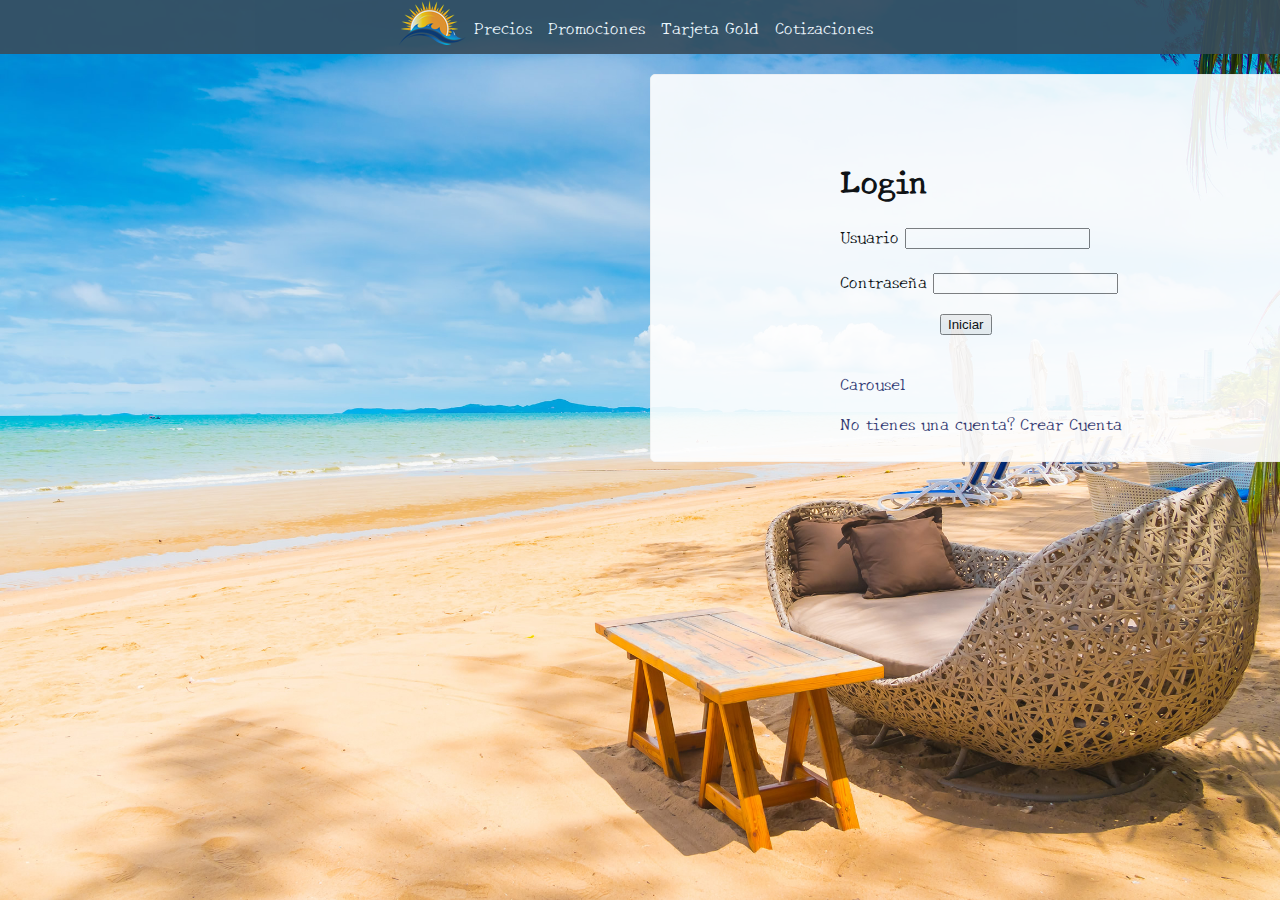
<file: index.html>
<!DOCTYPE html>
<html>
<head>
	<title>Formulario</title>
	<meta charset="utf-8">
	<meta name="viewport" content="width=device-width, initial-scale=1.0">
	<link rel="stylesheet" type="text/css" href="css/style.css">
	<link rel="preconnect" href="https://fonts.gstatic.com">
    <link href="https://fonts.googleapis.com/css2?family=New+Tegomin&display=swap" rel="stylesheet">
    <link href="https://cdn.jsdelivr.net/npm/bootstrap@5.0.0-beta3/dist/css/bootstrap.min.css" rel="stylesheet" integrity="sha384-eOJMYsd53ii+scO/bJGFsiCZc+5NDVN2yr8+0RDqr0Ql0h+rP48ckxlpbzKgwra6" crossorigin="anonymous">
     <script src="js/scripts.js"></script>
</head>
<body>
	<header>
		<div class="menu-contenedor">
			<img src="img/logotipo.png">
			<a href="#">Precios</a>
			<a href="#">Promociones</a>
			<a href="#">Tarjeta Gold</a>
			<a href="#">Cotizaciones</a>
		</div>
	</header>
		 <div class="contenedor">
        <form class="contenedor-form" id="login">
            <h1 class="form__title">Login</h1>
            <div class="form__message form__message--error"></div>
            	<div class="form-group">
				   <label for="nombre">Usuario</label>
				    <input type="text" name="nombre" id="nombre"   required class="form-control">
				</div>
           		<div class="form-group">
					<label for="contrasena">Contraseña</label>
					<input type="password" name="contrasena" id="contrasena"required
					class="form-control">
				</div>
            <a href="https://mateogarcia2001.github.io/Formularios/"><button type="submit" class="btn btn-success" id="linkCreateAccount">Iniciar</button></a>
            <p class="form__text">
               <a href="carousel.html" class="form__link">Carousel</a>
            </p>
            <p class="form__text">
                <a class="form__link" id="linkCreateAccount">No tienes una cuenta? Crear Cuenta</a>
            </p>
        </form>
        <form class="contenedor--form" id="createAccount">
            <div class="form__message form__message--error"></div>
            <div class="form-group">
				    <label for="nombre">Nombre Completo</label>
				    <input type="text" name="nombre" id="nombre"   required class="form-control">
				</div>
				<div class="form-group">
					<label for="celular">Nùmero de celular</label>
					<input type="text" name="celular" id="celular"required
					class="form-control">
				</div>
            <div class="form-group">
					<label for="email">Correo Electronico</label>
					<input type="email" name="email" id="email"required class="form-control">
				</div>
            <div class="form-group">
					<label for="presupuesto">Seleccione su presupuesto 
					</label>
					<select name="preusupuesto" id="presupuesto" class="form-control">
						<option>Menos de $1.000.000</option>
						<option>entre $1.000.000 y 3.000.000</option>
						<option>entre $3.000.000 y 5.000.000</option>
						<option>Màs de $5.000.000</option>
					</select>
				</div>
				<div class="form-group">
					<label for="destino">Escoja su destino favorito
					</label>
					<select name="destino" id="destino"multiple required class="form-control">
						<option>Africa</option>
						<option>Asia</option>
						<option>Europa</option>
						<option>Norte America</option>
						<option>Oceania</option>
					</select>
				</div>
				<div class="form-group">
					<label for="observaciones">Observaciones</label>
					<textarea id="observaciones" name="observaciones" rows="3" class="form-control">		
					</textarea>
				</div>
             	<button type="submit" class="btn btn-info" id="bttn-2">Enviar</button><br>
                <a class="form__link" id="linkLogin">Ya tienes una cuenta? Iniciar Sesión</a>
            </p>
        </form>
    </div>



</body>
</html>
</file>
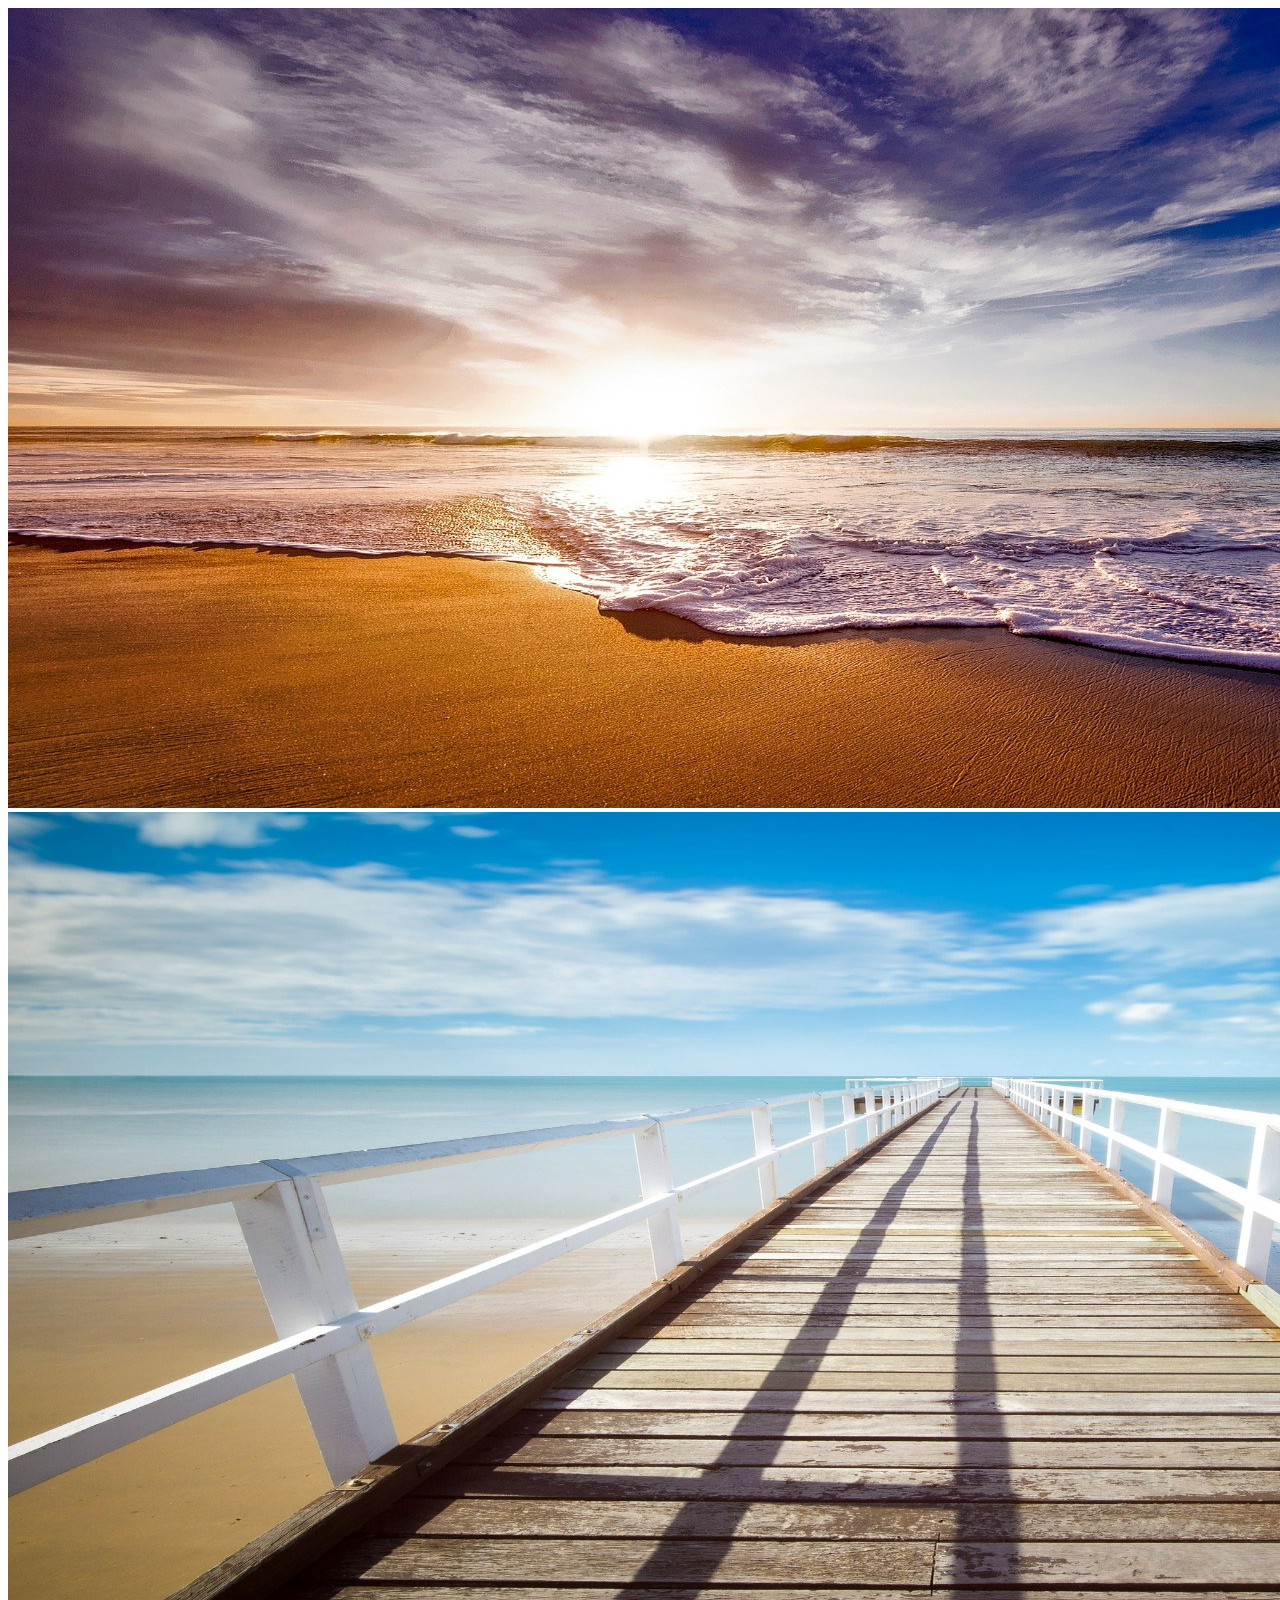
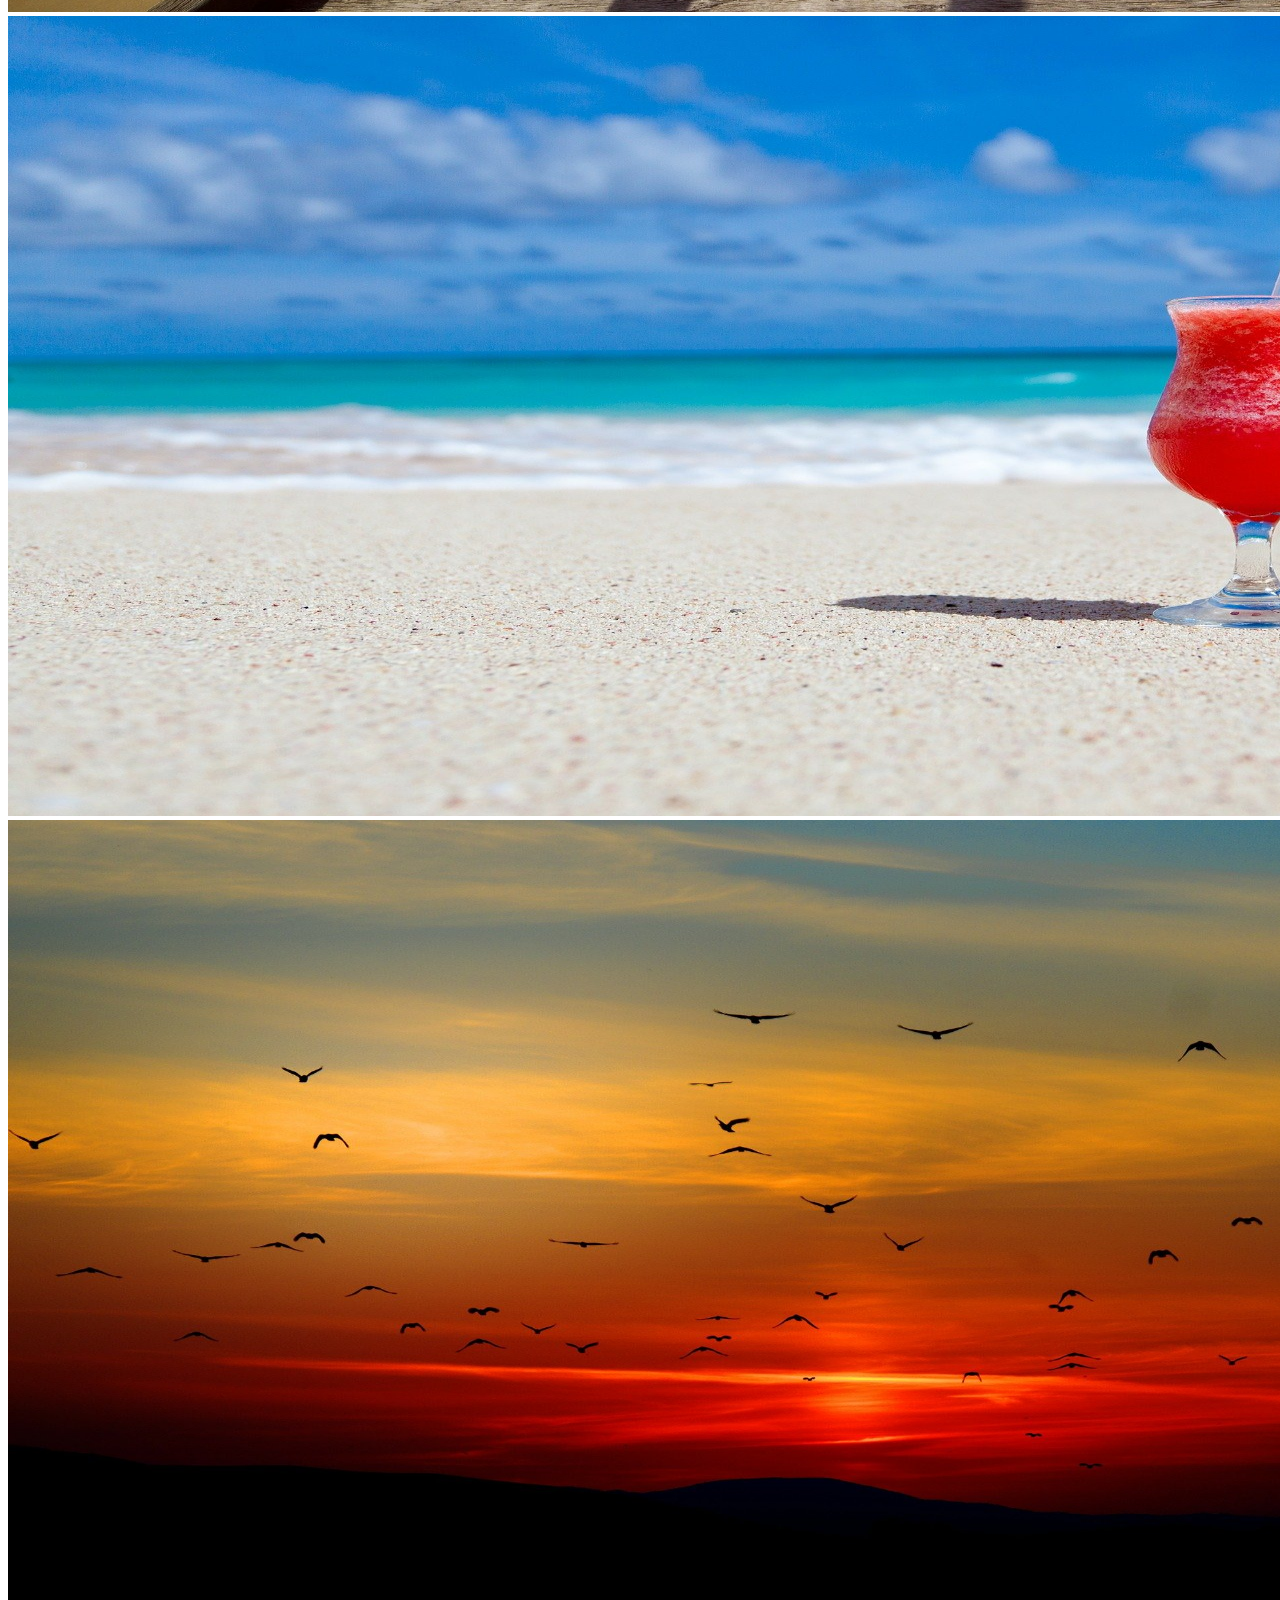
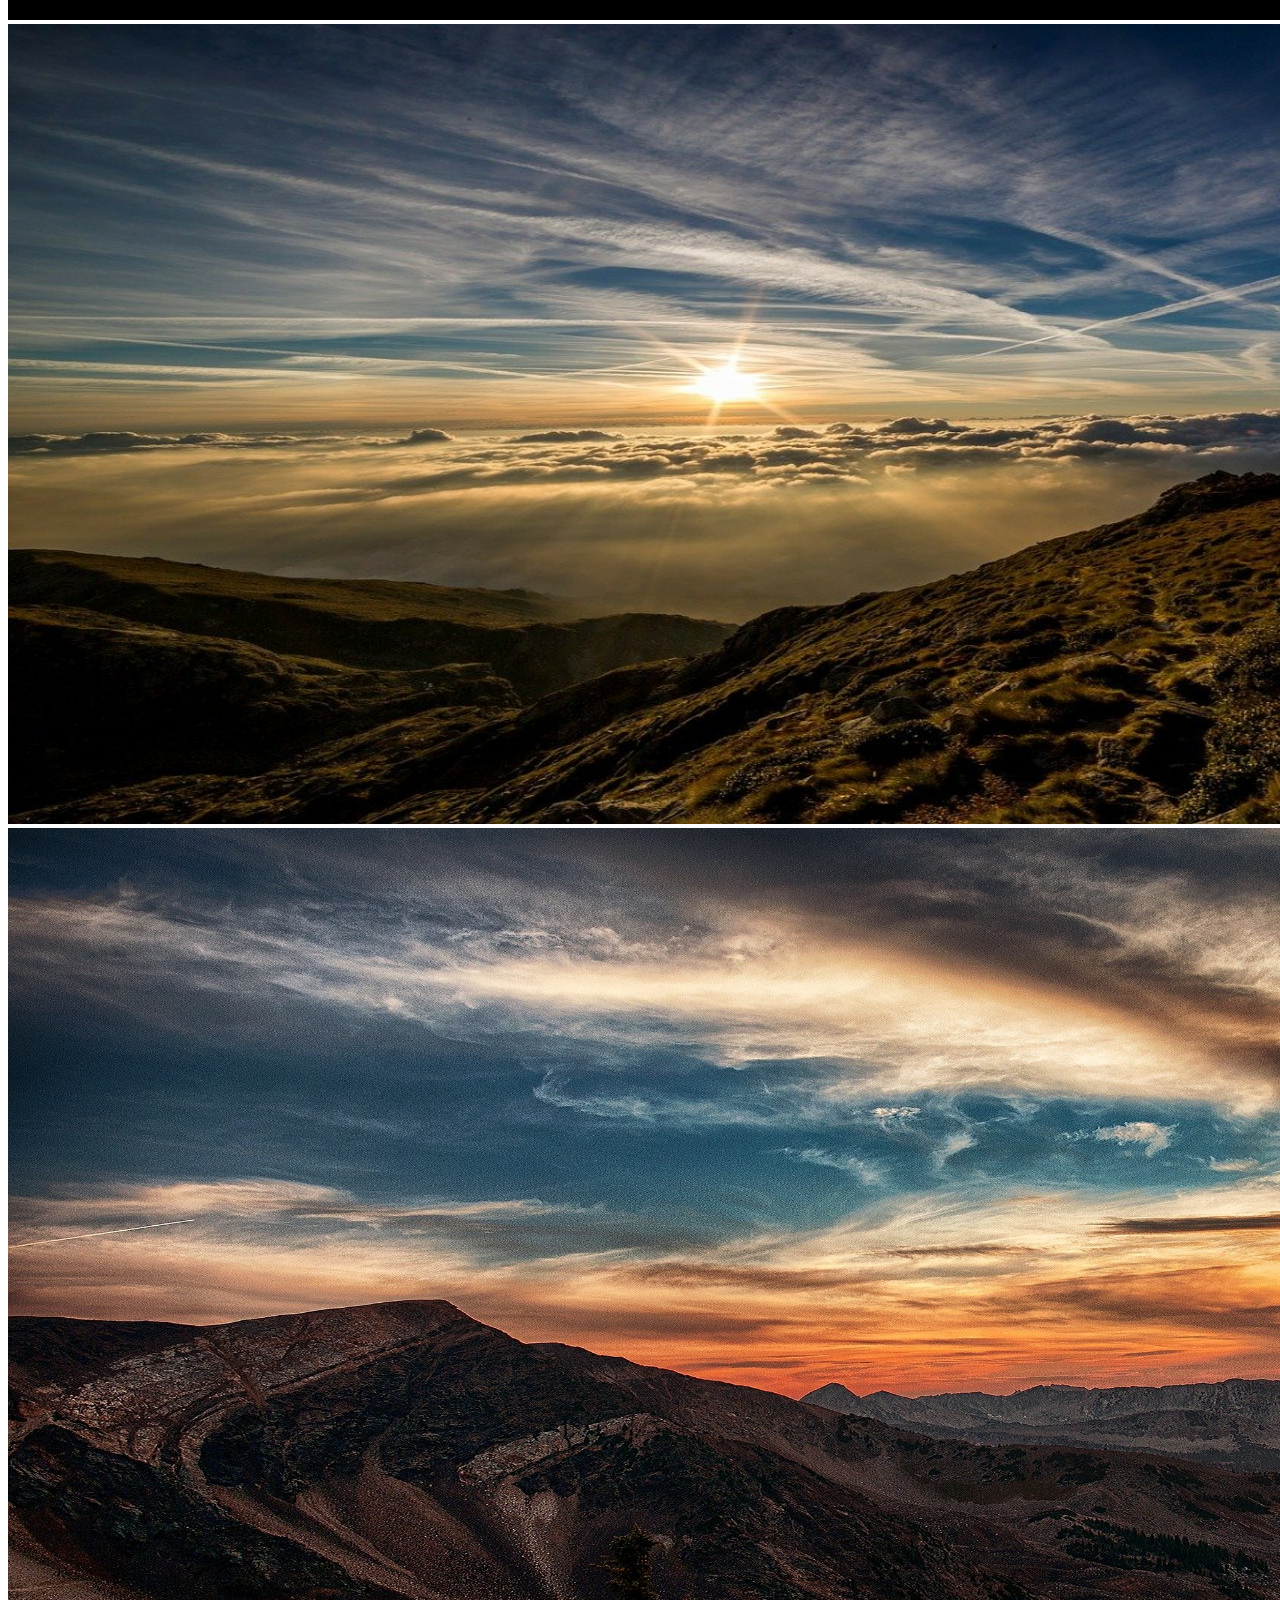
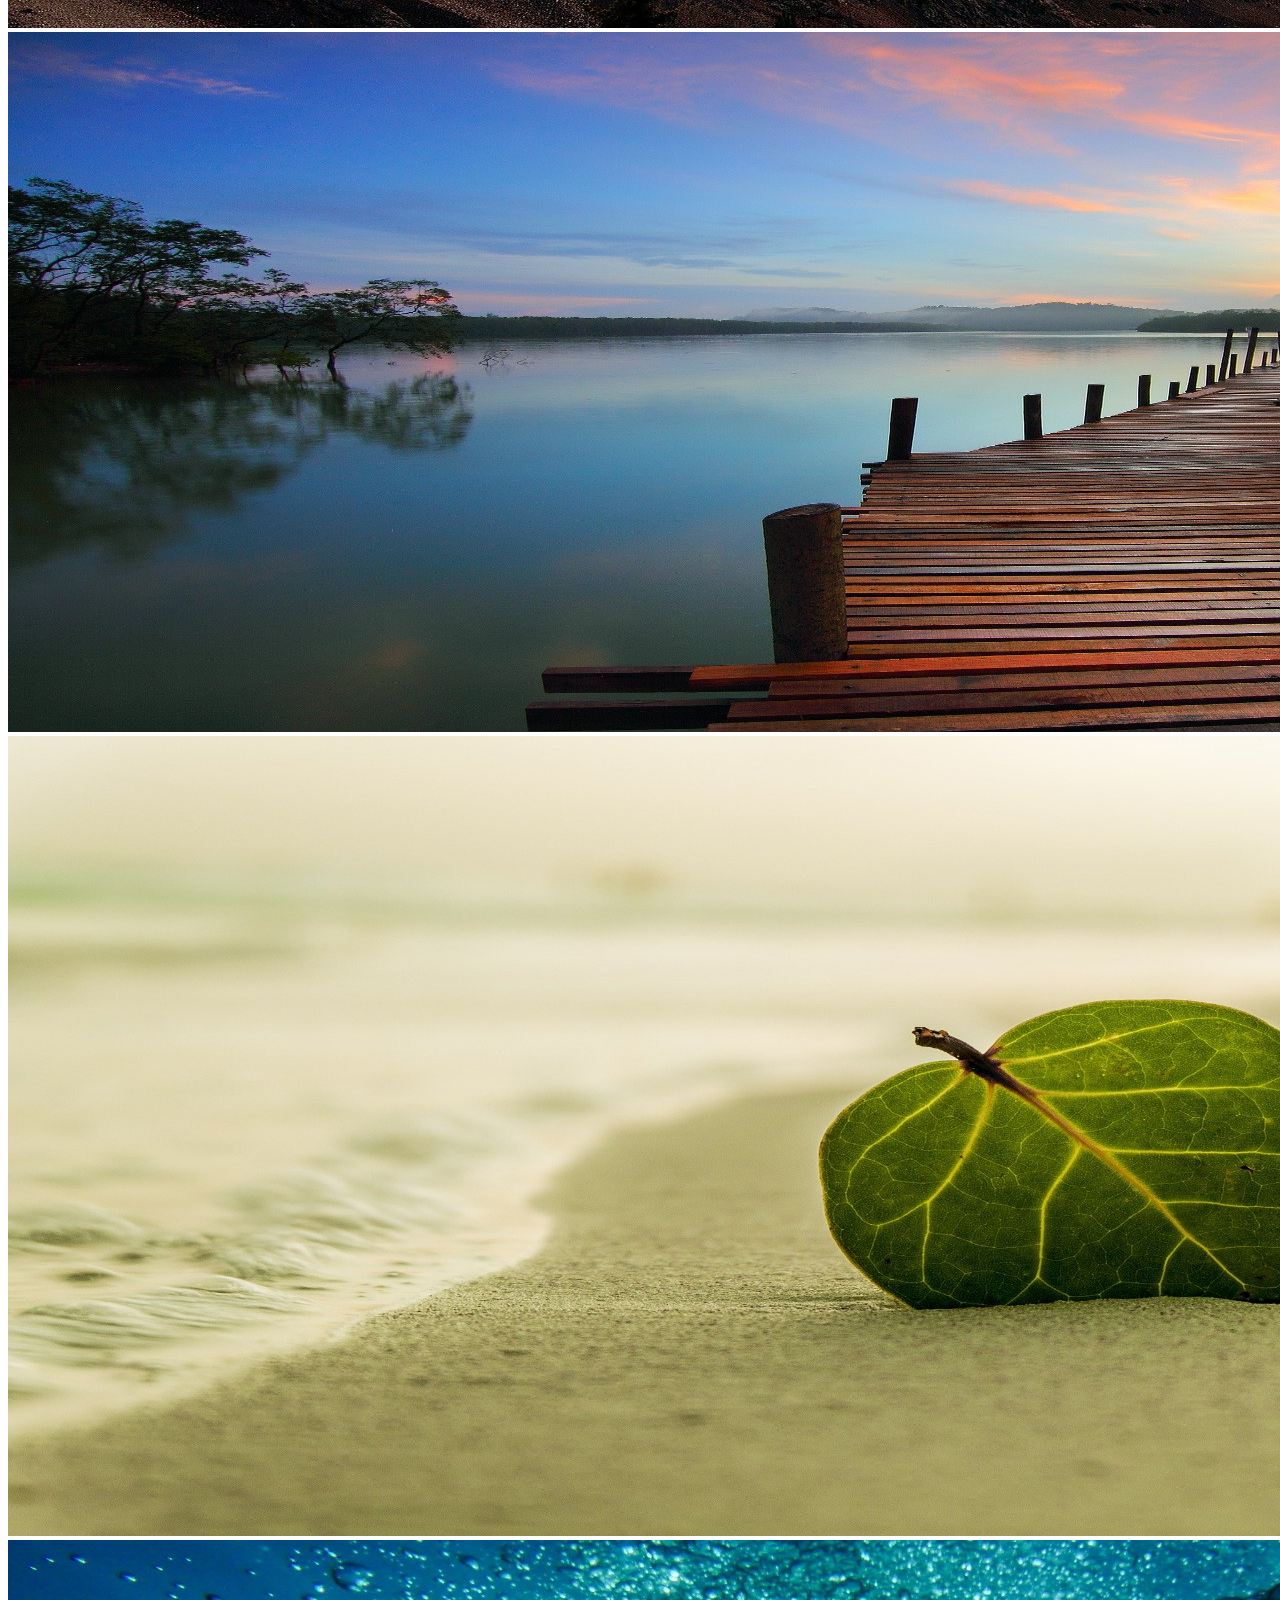
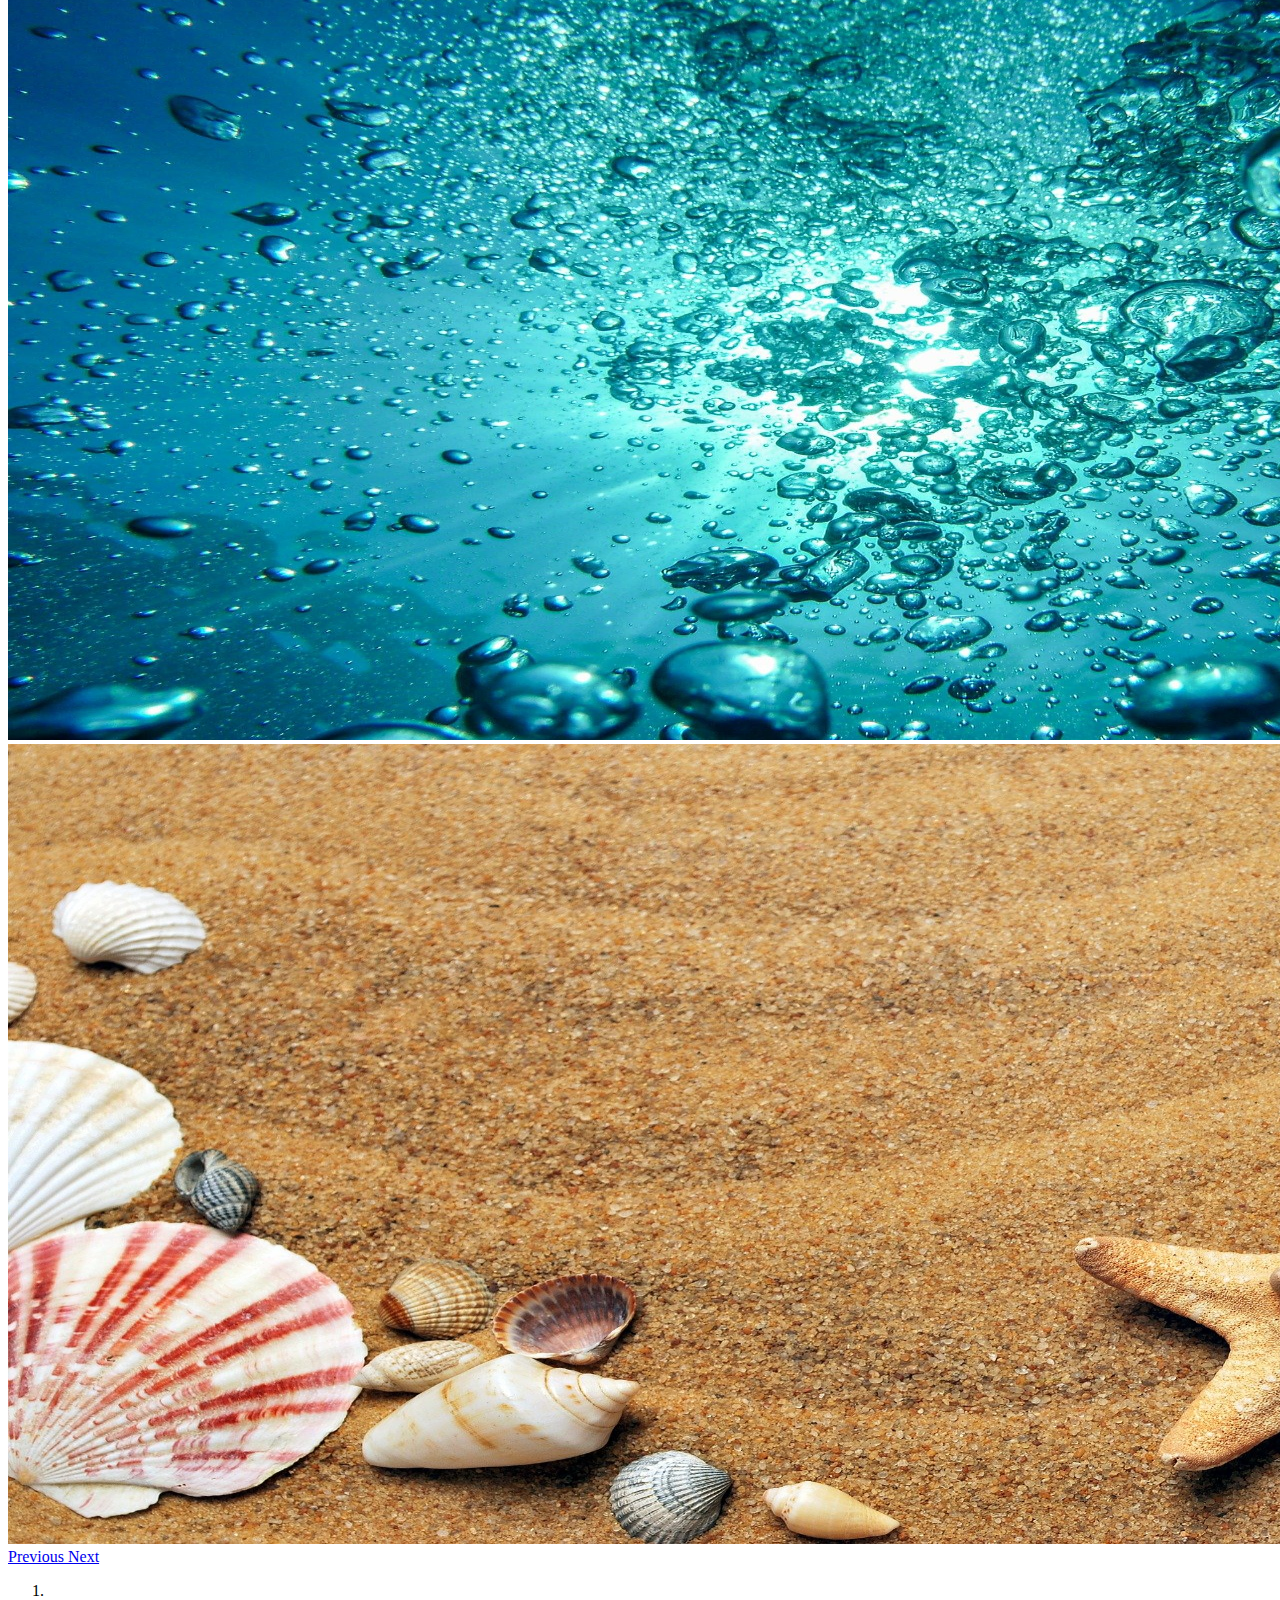
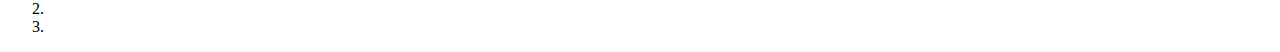
<file: carousel.html>
<!DOCTYPE html>
<html>
<head>
	<title>Carousel</title>
	<link href="https://cdn.jsdelivr.net/npm/bootstrap@5.0.0-beta3/dist/css/bootstrap.min.css" rel="stylesheet" integrity="sha384-eOJMYsd53ii+scO/bJGFsiCZc+5NDVN2yr8+0RDqr0Ql0h+rP48ckxlpbzKgwra6" crossorigin="anonymous">
</head>
<body>
 <div id="carousel1" class="carousel slide" data-ride="carousel">
            <div class="carousel-inner">
            <div class="carousel-item active">
               <img src="img/1.jpg" alt="" width="1920" height="800">
            </div>
            <div class="carousel-item">
               <img src="img/2.jpg" alt="" width="1920" height="800">
            </div>
            <div class="carousel-item">
               <img src="img/3.jpg" alt="" width="1920" height="800">
            </div>
             <div class="carousel-item">
               <img src="img/4.jpg" alt="" width="1920" height="800">
            </div>
             <div class="carousel-item">
               <img src="img/5.jpg" alt="" width="1920" height="800">
            </div>
            <div class="carousel-item">
               <img src="img/6.jpg" alt="" width="1920" height="800">
            </div>
            <div class="carousel-item">
               <img src="img/7.jpg" alt="" width="1920" height="700">
            </div>
            <div class="carousel-item">
               <img src="img/8.jpg" alt="" width="1920" height="800">
            </div>
            <div class="carousel-item">
               <img src="img/9.jpg" alt="" width="1920" height="800">
            </div>
            <div class="carousel-item">
               <img src="img/10.jpg" alt="" width="1920" height="800">
            </div>
            </div>
            
            <!--Controles NEXT y PREV-->
            <a class="carousel-control-prev" href="#carousel1" role="button" data-slide="prev">
                <span class="carousel-control-prev-icon" aria-hidden="true"></span>
                <span class="sr-only">Previous</span>
            </a>
            <a class="carousel-control-next" href="#carousel1" role="button" data-slide="next">
                <span class="carousel-control-next-icon" aria-hidden="true"></span>
                <span class="sr-only">Next</span>
            </a>
            <!--Controles de indicadores-->
            <ol class="carousel-indicators">
                <li data-target="#carousel1" data-slide-to="0" class="active"></li>
                <li data-target="#carousel1" data-slide-to="1"></li>
                <li data-target="#carousel1" data-slide-to="2"></li>
            </ol>
            
        </div>
      
      
      
      
    <!-- Optional JavaScript -->
    <!-- jQuery first, then Popper.js, then Bootstrap JS -->
    <script src="https://code.jquery.com/jquery-3.3.1.slim.min.js" integrity="sha384-q8i/X+965DzO0rT7abK41JStQIAqVgRVzpbzo5smXKp4YfRvH+8abtTE1Pi6jizo" crossorigin="anonymous"></script>
    <script src="https://cdnjs.cloudflare.com/ajax/libs/popper.js/1.14.7/umd/popper.min.js" integrity="sha384-UO2eT0CpHqdSJQ6hJty5KVphtPhzWj9WO1clHTMGa3JDZwrnQq4sF86dIHNDz0W1" crossorigin="anonymous"></script>
    <script src="https://stackpath.bootstrapcdn.com/bootstrap/4.3.1/js/bootstrap.min.js" integrity="sha384-JjSmVgyd0p3pXB1rRibZUAYoIIy6OrQ6VrjIEaFf/nJGzIxFDsf4x0xIM+B07jRM" crossorigin="anonymous"></script>
    
    <script>
        $('.carousel').carousel();
    </script>  
</body>
</html>
</file>
<file: css/style.css>
body{
	font-family: 'New Tegomin', serif;
	background-image: url(../img/background-full.jpg);
	background-position: center center;
	background-repeat: no-repeat;
	background-attachment: fixed;
	background-size: cover;
	background-color: #f5f5f5; 
	margin: 0;
}
h3{
	text-align: center;
}

header{
	background: #384C5C;
	width: 100%;
	opacity: 90%;
}

header .menu-contenedor{
	display: flex;
	flex-direction: row;
	flex-wrap: wrap;
	justify-content: center;
	margin-left: 32px;
	margin-right: 32px;
}

header .menu-contenedor a{
	font-size: 16px;
	line-height: 50px;
	padding: 2px 8px;
    color: #ffffff;
	text-decoration: none;

}
header .menu-contenedor img{
	width: 67px;
	height: 45px;
}
header a:hover{
	color: orange;
	text-decoration: none;
}


.contenedor{
	display: flex;
	flex-direction: row;
	justify-content: center;
	margin-top: 20px;
	margin-left: 650px;
	max-width: 100%;
	width: 600px;
	background: #ffffff;
	opacity: 90%;
	border: 1px solid #f5f5f5;
	border-radius: 5px;
	box-shadow: 3px 0px -5px black;
	padding: 10px 30px 10px 30px;
}

.contenedor-form{
	margin-top: 50px;
}
.contenedor-form div{
	margin-top: 20px;
}

.contenedor-form button{

	margin-top: 20px;
	margin-left: 100px;
	margin-bottom: 20px;

}

.contenedor--form {
    display: none;
    flex-direction: column;
	max-width: 100%;
	width: 600px;
	background: #ffffff;
	opacity: 90%;
	border: 1px solid #f5f5f5;
	border-radius: 5px;
	box-shadow: 3px 0px -5px black;
	padding: 10px 30px 10px 30px;
}
.form-group{
	margin-top: 20px;
	justify-content: left;
}

#bttn-2{
	margin-bottom: 20px;
	margin-top: 20px;
	margin-left: 100PX;
}
.form__link {
    color: #252c6a;
    text-decoration: none;
    cursor: pointer;
}

.form__link:hover {
    text-decoration: underline;
}

@media screen and (max-width: 480px) {

header {
flex-direction: column;
justify-content: center;
}
header .menu-contenedor {
flex-direction: column;
margin: 0;
text-align: center;
}
header .menu-contenedor a {
margin: 0 0 0 0;
}



header .logo-contenedor {
margin-left: 0;
}



header img{
display: none;
}


.contenedor{
margin-left: 0;
}
}
</file>
